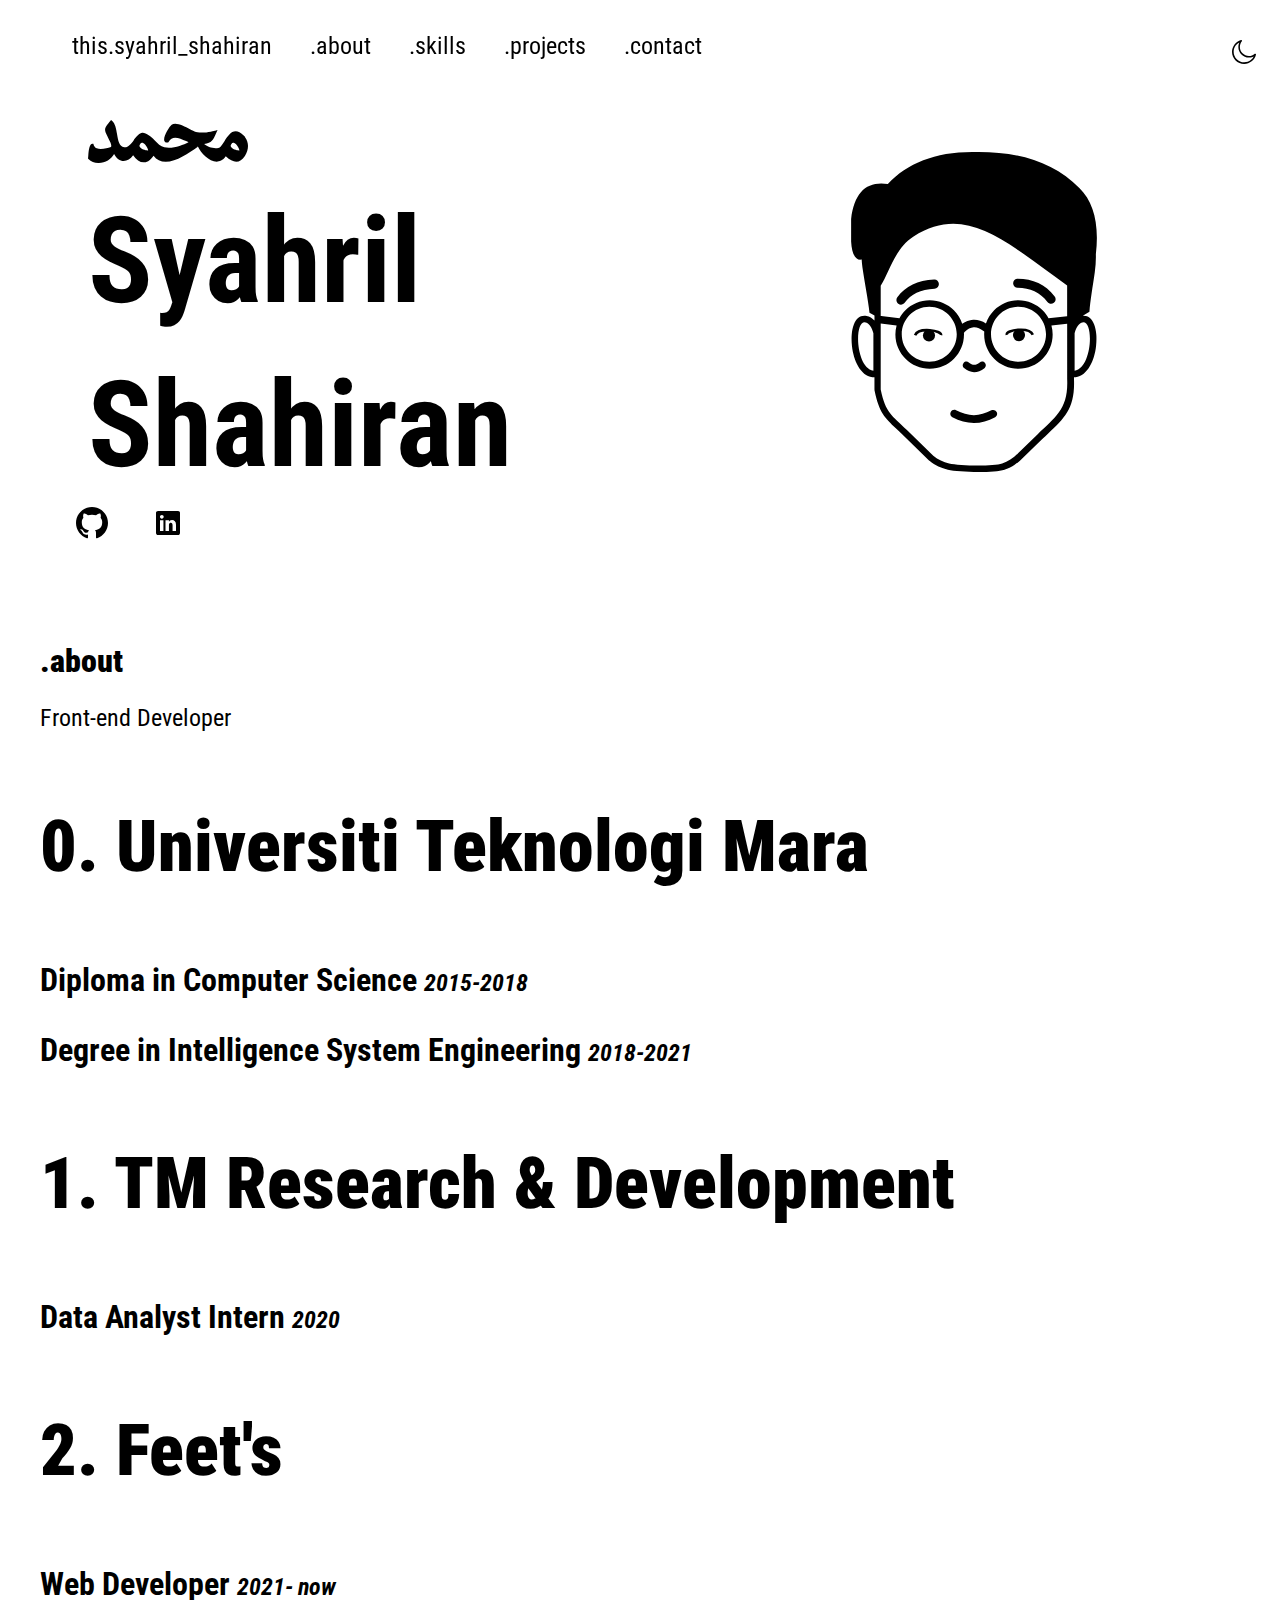
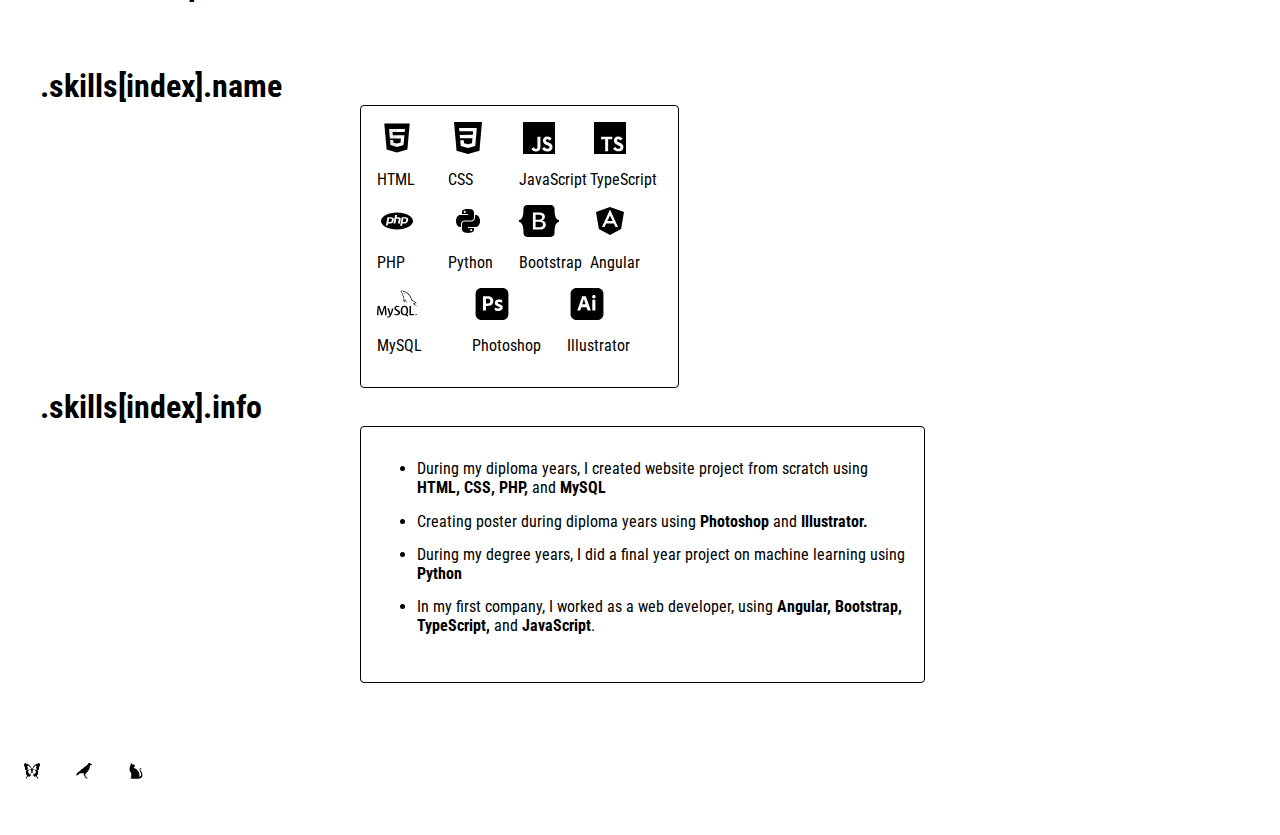
<file: portfolio.html>
<html>
  <head>
    <title>syasha</title>
    <script src="assets/js/portfolio.js" defer></script>
    <link rel="stylesheet" type="text/css" href="assets/css/portfolio.css" />
    <link rel="shortcut icon" href="assets/img/crow.svg" type="image/x-icon">
  </head>
  <header>
    <nav class="bar sticky-top">
      <ul>
        <li class="bar-item scale" onclick="scrollPage('intro')">
          <a>this.syahril_shahiran</a>
        </li>
        <li class="bar-item scale" onclick="scrollPage('about')">
          <a>.about</a>
        </li>
        <li class="bar-item scale" onclick="scrollPage('skills')">
          <a>.skills</a>
        </li>
        <li class="bar-item scale"><a>.projects</a></li>
        <li class="bar-item scale"><a>.contact</a></li>
        <li onclick="toggleDark(this)" class="bar-item-right svg">
          <img src="assets/img/moon.svg" />
        </li>
      </ul>
    </nav>
  </header>
  <body class="light-mode">
    <div id="intro" class="intro">
      <div class="row">
      <div class="col">
      <div class="intro-img-container">
        <img id="img-dark" class="intro-muhammad" src="assets/img/muhammad-word.svg" />
      </div>
      <div class="text"><h1 class="intro-title greeting">Syahril</h1></div>
      <div class="text"><h1 class="intro-title greeting">Shahiran</h1></div>
      
        <li class="bar-social-item" >
          <a class="bar-social-link" target="_blank"href="https://github.com/syahrilshahiran"><img  id="img-dark" class="bar-social-icon greeting" src="assets/img/github.svg"></a>
        </li>
        <li class="bar-social-item">
          <a class="bar-social-link" target="_blank"href="https://linkedin.com/in/syahryzo"><img id="img-dark" class="bar-social-icon greeting" src="assets/img/linkedin.svg"></a>
        </li>
      
    </div>
      <div class="intro-me">
      <img id="img-dark" class="intro-me-svg" src="assets/img/syahril.svg" />
      </div>
    </div>
    </div>

    <div id="about" class="about">
      <h1 class="about-title"><strong>.about</strong></h1>
      <p class="about-info">Front-end Developer</p>
      <div>
        <h3 class="about-education-title"><strong>0. Universiti Teknologi Mara</strong></h3>
      <p class="about-education-info">Diploma in Computer Science <i class="about-education-year">2015-2018</i></p>
      <p class="about-education-info">Degree in Intelligence System Engineering <i class="about-education-year">2018-2021</i></p>
      </div>
      <div>
        <h3 class="about-education-title"><strong>1. TM Research & Development</strong></h3>
      <p class="about-education-info">Data Analyst Intern <i class="about-education-year">2020</i></p>
      
      </div>
      <div>
        <h3 class="about-education-title"><strong>2. Feet's</strong></h3>
      <p class="about-education-info">Web Developer <i class="about-education-year">2021- now</i></p>
      
      </div>
      
    </div>
    <div id="skills" class="skills">
      <div class="row">
        <div class="col-1">
          <label><strong>.skills[index].name</strong></label>
          <div id="skills-contain" class="container">
            <div class="row">
              <div class="col">
                <img id="img-dark" src="assets/img/html5.svg" />
                <p class="skills-name">HTML</p>
              </div>
              <div class="col">
                <img id="img-dark" src="assets/img/css3.svg" />
                <p class="skills-name">CSS</p>
              </div>
              <div class="col">
                <img id="img-dark" src="assets/img/javascript.svg" />
                <p class="skills-name">JavaScript</p>
              </div>
              <div class="col">
                <img id="img-dark" src="assets/img/typescript.svg" />
                <p class="skills-name">TypeScript</p>
              </div>
            </div>
            <div class="row">
              <div class="col">
                <img id="img-dark" src="assets/img/php.svg" />
                <p class="skills-name">PHP</p>
              </div>
              <div class="col">
                <img id="img-dark" src="assets/img/python.svg" />
                <p class="skills-name">Python</p>
              </div>
              <div class="col">
                <img id="img-dark" src="assets/img/bootstrap.svg" />
                <p class="skills-name">Bootstrap</p>
              </div>
              <div class="col">
                <img id="img-dark" src="assets/img/angular.svg" />
                <p class="skills-name">Angular</p>
              </div>
            </div>

            <div class="row">
              <div class="col">
                <img id="img-dark" src="assets/img/mysql.svg" />
                <p class="skills-name">MySQL</p>
              </div>
              <div class="col">
                <img id="img-dark" src="assets/img/photoshop.svg" />
                <p class="skills-name">Photoshop</p>
              </div>
              <div class="col">
                <img id="img-dark" src="assets/img/illustrator.svg" />
                <p class="skills-name">Illustrator</p>
              </div>
            </div>
          </div>
        </div>
        <div class="col-1">
          <label><strong>.skills[index].info</strong></label>
          <div class="container">
            <ul>
              <li class="skills-info">
                During my diploma years, I created website project from scratch using <strong>HTML, CSS, PHP,</strong> and <strong>MySQL</strong>
              </li class="skills-info">
              <li class="skills-info">Creating poster during diploma years using <strong>Photoshop</strong> and <strong>Illustrator.</strong></li>
              <li class="skills-info">During my degree years, I did a final year project on machine learning using <strong>Python</strong></li>
              <li class="skills-info">
                In my first company, I worked as a web developer, using <strong>Angular, Bootstrap, TypeScript,</strong> and <strong>JavaScript</strong>.
              </li>
            </ul>
          </div>
        </div>
      </div>
    </div>
    <div class="wrapper" >
      <ul class="signature-ul" >
        <li class="signature-li">
          <img id="img-dark" class="signature" src="assets/img/butterfly.svg">
        </li>
        <li class="signature-li">
          <img id="img-dark" class="signature" src="assets/img/crow.svg">
        </li>
        <li class="signature-li">
          <img id="img-dark"class="signature" src="assets/img/cat.svg">
        </li>
      </ul>
    </div>
  </body>
</html>
</file>
<file: assets/css/portfolio.css>
@import url("https://fonts.googleapis.com/css2?family=Koh+Santepheap:wght@100&family=Roboto+Condensed:wght@300&display=swap");
:root{
  --body-font: "Roboto Condensed", sans-serif;
  --biggest-font-size: 5rem;
  --bigger-font-size: 3.5rem;
  --big-font-size: 2.5rem;
  --h1-font-size: 1.5rem;
  --h2-font-size: 1.25rem;
  --h3-font-size: 1.125rem;
  --normal-font-size: .938rem;
  --small-font-size: .813rem;
  --smaller-font-size: .75rem;
  --text-line-height: 2rem;
}
@media screen and (min-width: 968px) {
  :root {
    --biggest-font-size: 7.5rem;
    --bigger-font-size: 4.5rem;
    --big-font-size: 4rem;
    --h1-font-size: 2rem;
    --h2-font-size: 1.5rem;
    --h3-font-size: 1.25rem;
    --normal-font-size: 1rem;
    --small-font-size: .875rem;
    --smaller-font-size: .813rem;
  }
}
html {
  font-family: var(--body-font);
  scroll-behavior: smooth;
}
* {
  scroll-margin-top: 50px;
}
.icon{
  width:10rem;
  padding: 1rem 1rem 1rem 1rem;
  margin-left:1rem;
  transition: 1s;
}
.icon path{
  fill:transparent;
  stroke:10;
  stroke:black;
}
.icon.muhammad path{
  stroke-dasharray: 1380;
  stroke-dashoffset: 0;
  animation:animate-muhammad 2s linear forwards
}
@keyframes animate-muhammad{
 0%{
  stroke-dashoffset: 0;
 }
 40%{
  stroke-dashoffset: 1380;
 }
 80%{
  stroke-dashoffset: 2760;
  fill:transparent;
 }
 100%{
  stroke-dashoffset: 2760;
  fill:black
 }
}
.rainbow-box {
  border: 1.5px solid transparent;
  border-image: linear-gradient(to bottom right, #b827fc 0%, #2c90fc 25%, #b8fd33 50%, #fec837 75%, #fd1892 100%);
  border-image-slice: 1;
}
.glass{
  background: linear-gradient(135deg, rgba(255, 255, 255, 0.24), rgba(255, 255, 255, 0));
  backdrop-filter: blur(10px);
  -webkit-backdrop-filter: blur(10px);
  border-radius: 20px;
  border:1px solid rgba(255, 255, 255, 0.18);
  box-shadow: 0 8px 32px 0 rgba(0, 0, 0, 0.37);
}
.noisy {
  background-image: url([data-uri]);  
}
/*Toggle Dark Mode*/
.scrolling-active-light {
  background-color: black;
  color: white;
  transition: 0.4s;
}
.scrolling-active-dark {
  background-color: white;
  color: black;
  transition: 0.4s;
}
.light-mode {
  transition: 0.2s;
}
.dark-mode {
  background-color: black;
  color: white;
  transition: 0.2s;
  border-color: white !important;
}
.dark {
  /* svg on an img tag */
  filter: invert(0.95);
}
/*All*/
.title{
  font-size: var(--biggest-font-size);
  margin:1rem 0rem 1rem 0rem;
  display: inline-block;
  position: relative;
  text-decoration: none;
  color: inherit;
}
.title::after {
  content: '';
  position: absolute;
  left: 0;
  bottom: .04em;
  height: .05em;
  width: 100%;
  background: linear-gradient(110deg, #b827fc 0%, #2c90fc 25%, #b8fd33 50%, #fec837 75%, #fd1892 100%);
  z-index: -1;
}
/*Nav Bar*/
.scale:hover {
  animation-name: scaleHover;
  animation-duration: 0.8s;
  animation-delay: 0.05s;
  animation-direction: alternate;
}
.bar {
  font-size: var(--h2-font-size);
  overflow: hidden;
  position: fixed;
  width: 100%;
  top: 0;
  z-index: 99;
}
.bar-item {
  padding: 0.5rem;
  margin-left:1rem;
  flex-direction: row;
  list-style: none;
  cursor: pointer;
  display: inline-block;
  transition: 0.4s;
}
.bar-item-right {
  padding: 1rem 2rem 1rem 1rem;
  display: inline;
  float: right;
  list-style: none;
}
.bar-social{
  margin-left:2rem;
  padding-top:0.5rem;
  flex-direction: row;
}
.bar-social-item{
  flex-direction: row;
  list-style: none;
  display:inline;
  transition: 0.4s;
  margin-top:1rem;
  padding:1rem;
}

.bar-social-icon{
  width: 2.5rem;
  height: 2rem;
}
.bar-social-link{
  cursor: pointer;
}
/*Introduction*/
.intro {
  padding: 6rem 2rem 4rem 3rem;
  transition: 0.4s ease-out;
}
.intro-title{
  font-size: var(--biggest-font-size);
  margin-left:2rem;
}
.intro-muhammad {
  padding: 1rem 1rem 1rem 1rem;
  margin-left:1rem;
  width: 10rem;
  display: inline;
  position: relative;
  transition: 0.4s;
  animation: right-left 8s forwards ease-in;
}
.intro-me{
  display: flex;
  flex-wrap: wrap;
  width:36%
}
.intro-me-svg{
  width: 20rem;
  height: 20rem;
  transition: 0.4s;
  margin:3rem 3rem 3rem 0rem;
}
.intro-img-container {
  width: 100%;
  overflow: hidden;
}
/*About*/
.about {
  padding: 2rem 2rem 0rem 2rem;
}
.about-info{
  font-size: var(--h2-font-size);
}
.about-education-title{
  font-size: var(--bigger-font-size);
}
.about-education-info{
  font-size: var(--h1-font-size);
  font-weight: bold;
}
.about-education-summary{
  font-size: var(--h1-font-size);
  line-height: 1.75;
}
.about-education-year{
  font-size: var(--h2-font-size);
  
}
/*Skills*/
.skills {
  padding: 2rem;
  margin: 0rem;
}
.skills img {
  width: 2.5rem;
  height: 2rem;
  transition: 0.2s;
}
.skills-name{
  font-size: var(--normal-font-size);
}
.skills-info{
  padding-bottom: 0.9rem;
  font-size: var(--normal-font-size);
}
/*Projects*/
.project{
  padding: 2rem 2rem 0rem 2rem;
}
/*Contact*/
.contact{
  padding: 2rem 2rem 0rem 2rem;
}
.container {
  width: 50%;
  margin-left:20rem;
  padding: 1rem;
  border-style: solid;
  border-radius: 0.25rem;
  border-width: 0.1rem;
}
.row {
  display: flex;
  flex-wrap: wrap;
}
label {
  font-size: 2rem;
}
.col {
  flex: 1 0 0%;
}

.svg {
  width: 1.5rem;
  cursor: pointer;
}
h1 {
  margin-block-start: 0.1em;
  margin-block-end: 0.1em;
}
.greeting {
  
  animation: fade-in 4s ease-in-out;
}
.scroll-animate {
  display: inline;
  position: relative;
  top: 0px;
  animation: fade-in 1.5s ease-in-out;
  float: left;
  margin: 0 auto;
  width: 90%;
}
.text {
  overflow: hidden;
}
.signature-container{
  text-align: center;
}
.signature-ul{
  list-style:none;
  display: inline-block;
  padding:1rem 0rem 1rem 0rem;
}
.signature-li{
  display: inline-block;
  padding:1rem;
  
}
.signature{
  width:1rem;
  height:1rem;
  
}
@keyframes scaleHover {
  0% {
    transform: skewX(-15deg);
  }
  5% {
    transform: skewX(15deg);
  }
  10% {
    transform: skewX(-15deg);
  }
  15% {
    transform: skewX(15deg);
  }
  20% {
    transform: skewX(0deg);
  }
  100% {
    transform: skewX(0deg);
  }
}
@keyframes moveInLeft {
  0% {
    opacity: 0;
    transform: translateX(-10rem);
  }
  80% {
    transform: translateX(1rem);
  }
  100% {
    opacity: 1;
    /* translate zero to make it stay the same */
    transform: translate(0);
  }
}

@keyframes fade-in {
  0%,
  20% {
    transform: translateY(100%);
    opacity: 0;
  }
  30% {
    transform: translateY(50%);
    opacity: 0.5;
  }
  70% {
    transform: translateY(0);
    opacity: 1;
  }
}
@keyframes right-left {
  100% {
    stroke-dashoffset: 0;
  }
}
@media (min-width:320px) and (max-width:768px) {
  .bar-item{
    font-size: 15px;
  }
  .intro-muhammad{
    width:10rem
  }
  .intro-me-svg{
    width: 10rem;
    height: 10rem;
  }
  .container{
    margin-left:5rem;
  }
}

@media (max-width:300px){
  .row{
    flex-wrap: nowrap;
    display: list-item;
  }
}
</file>
